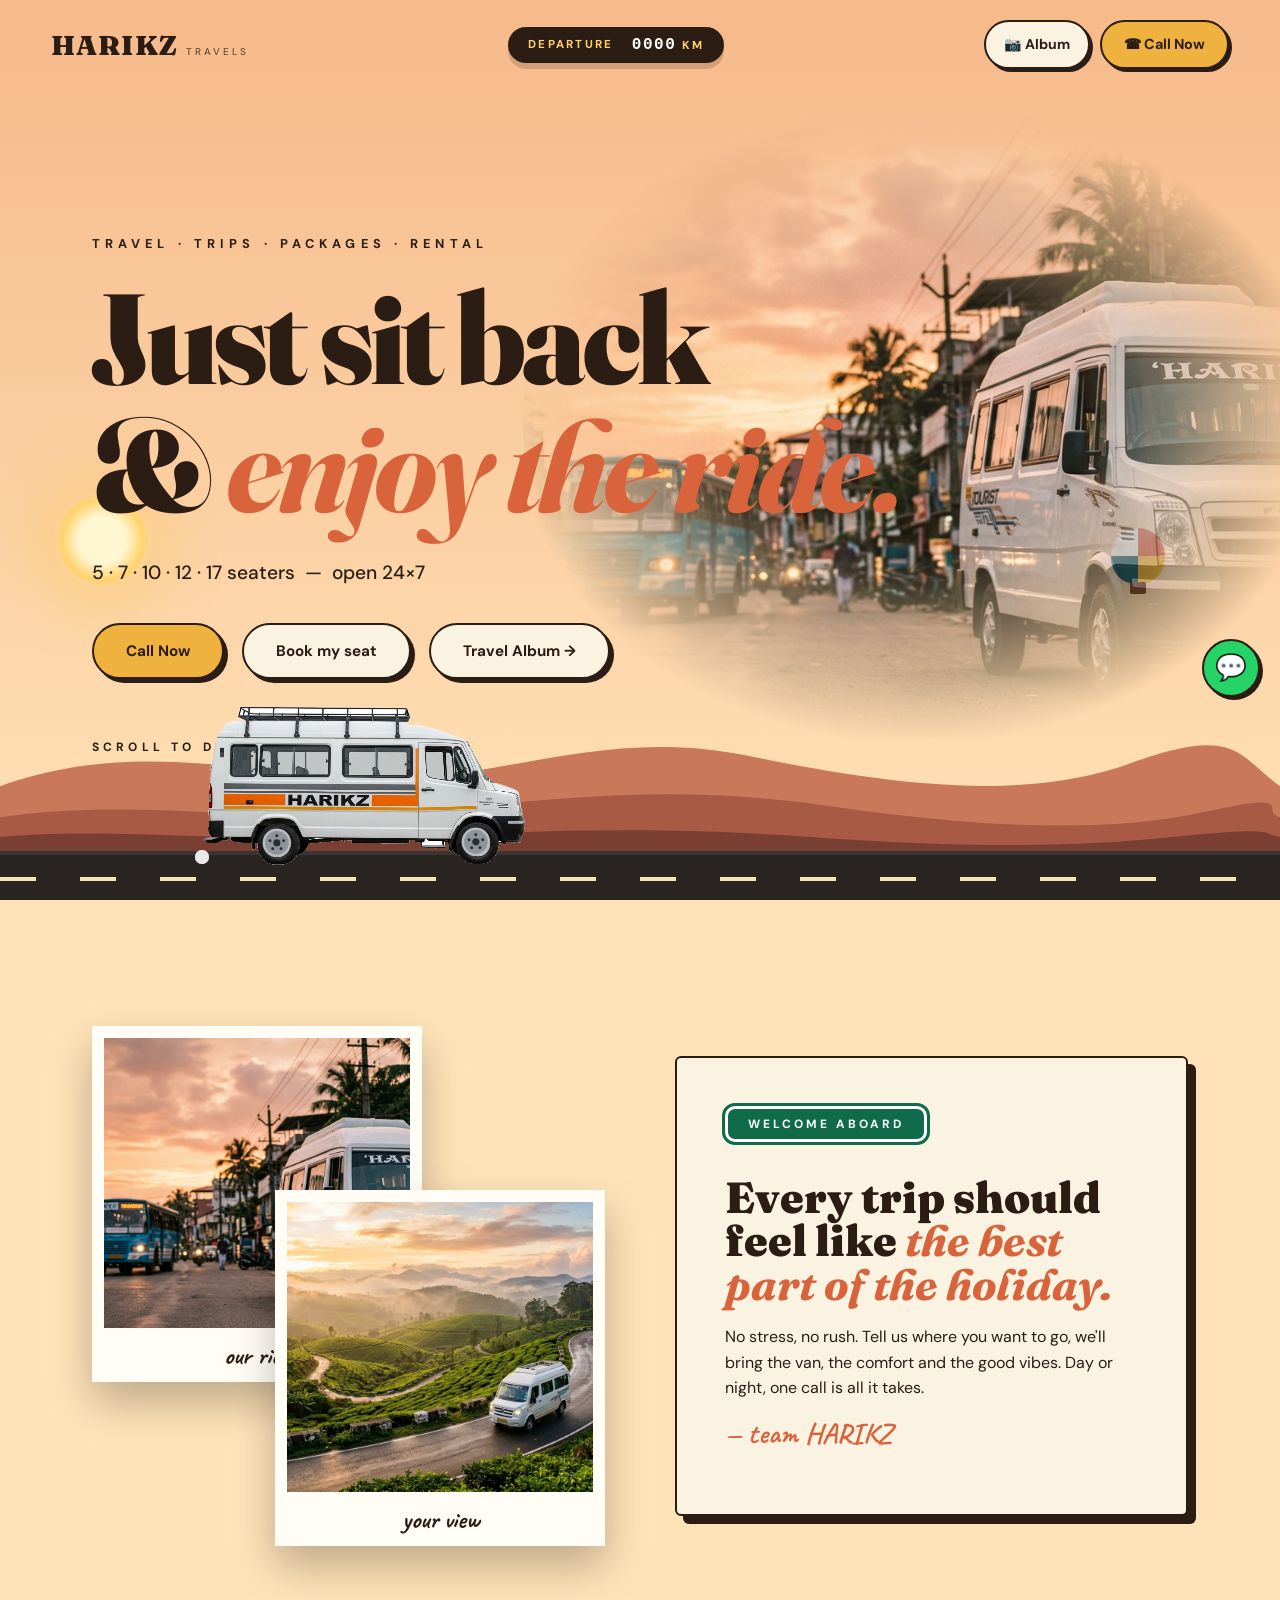
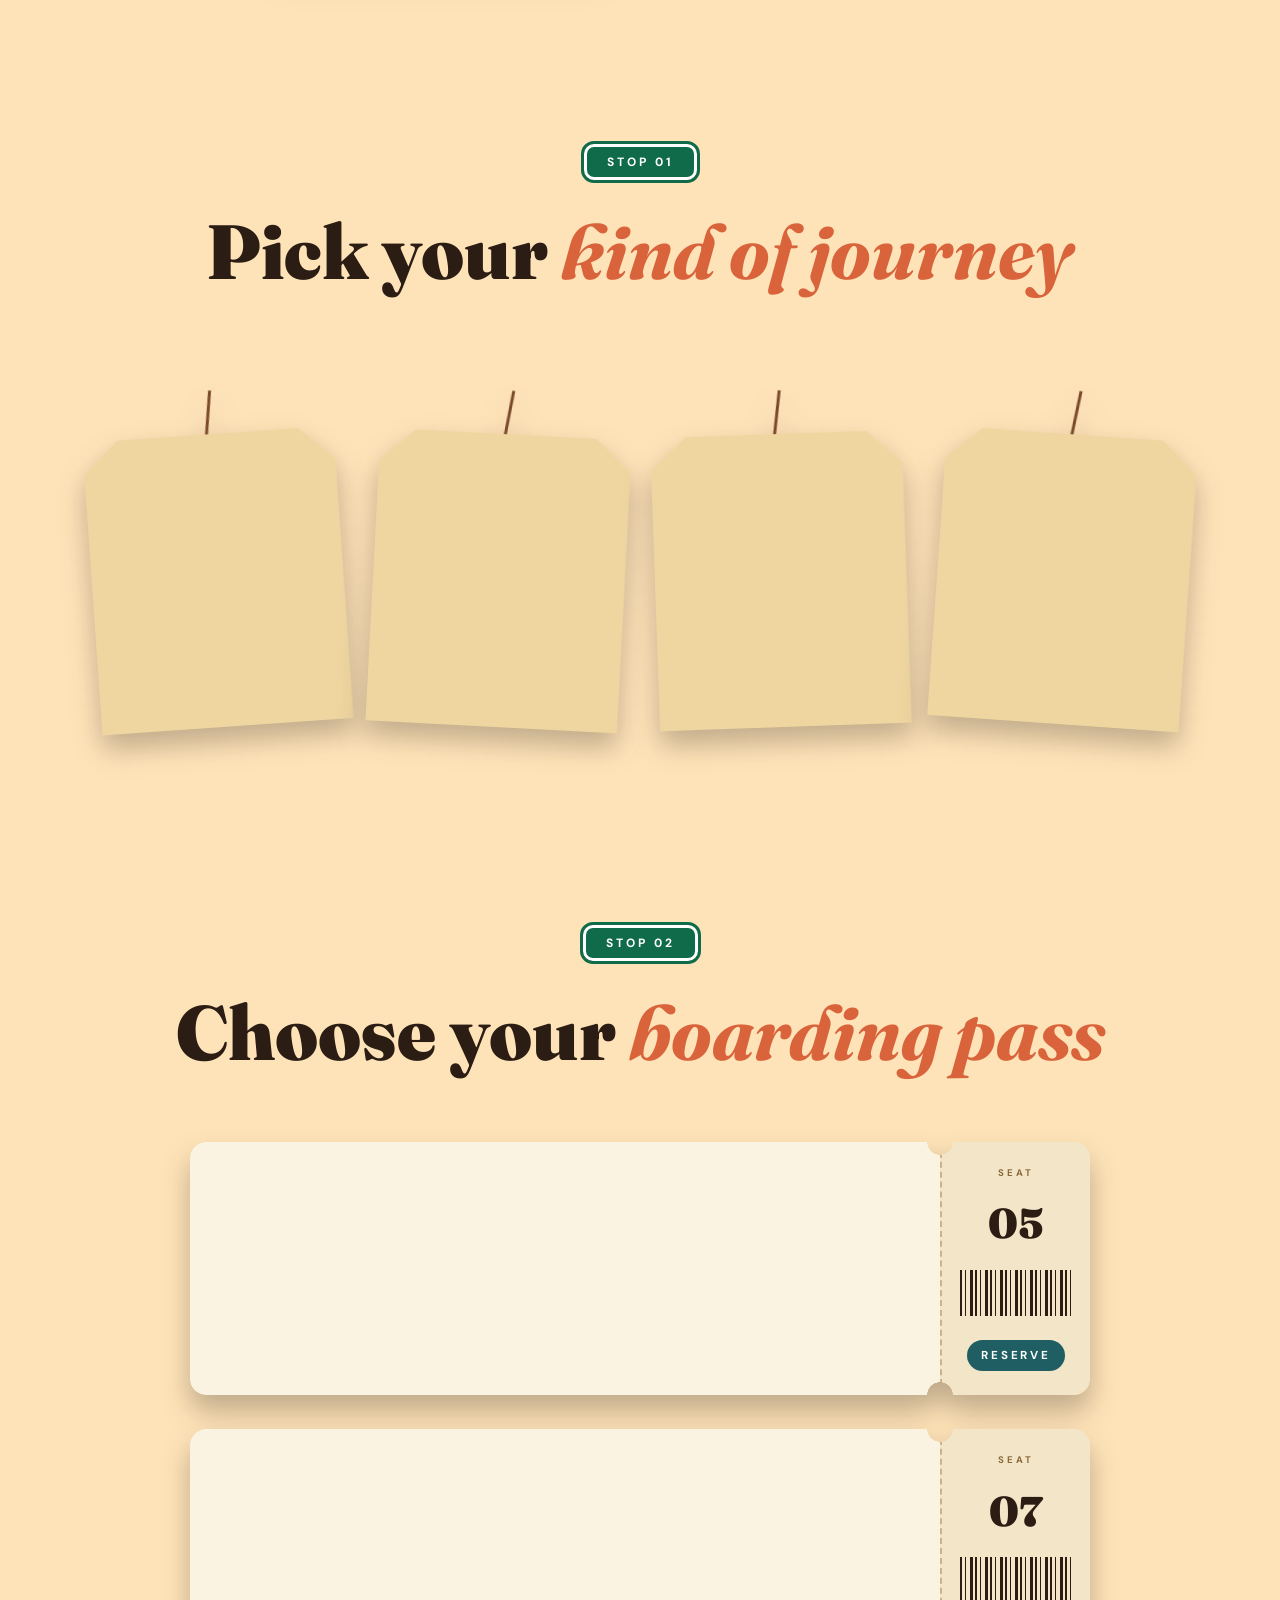
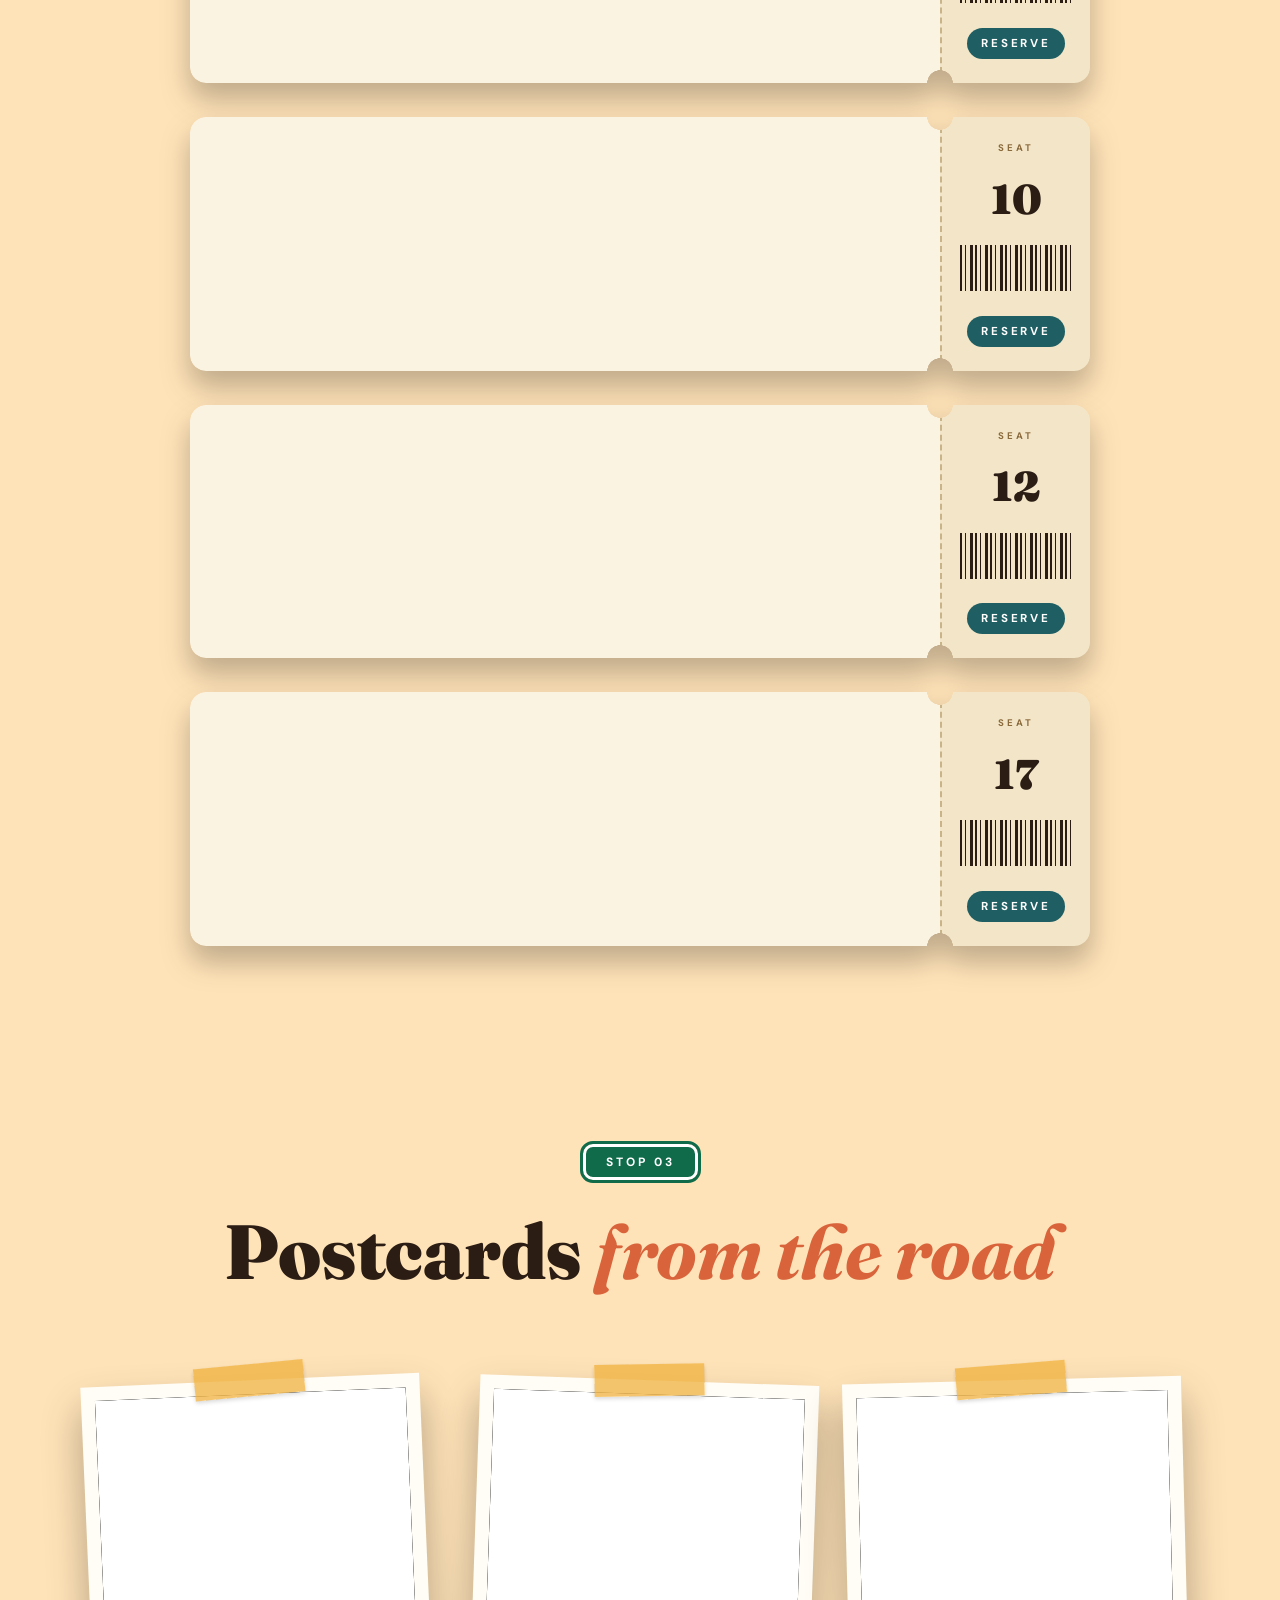
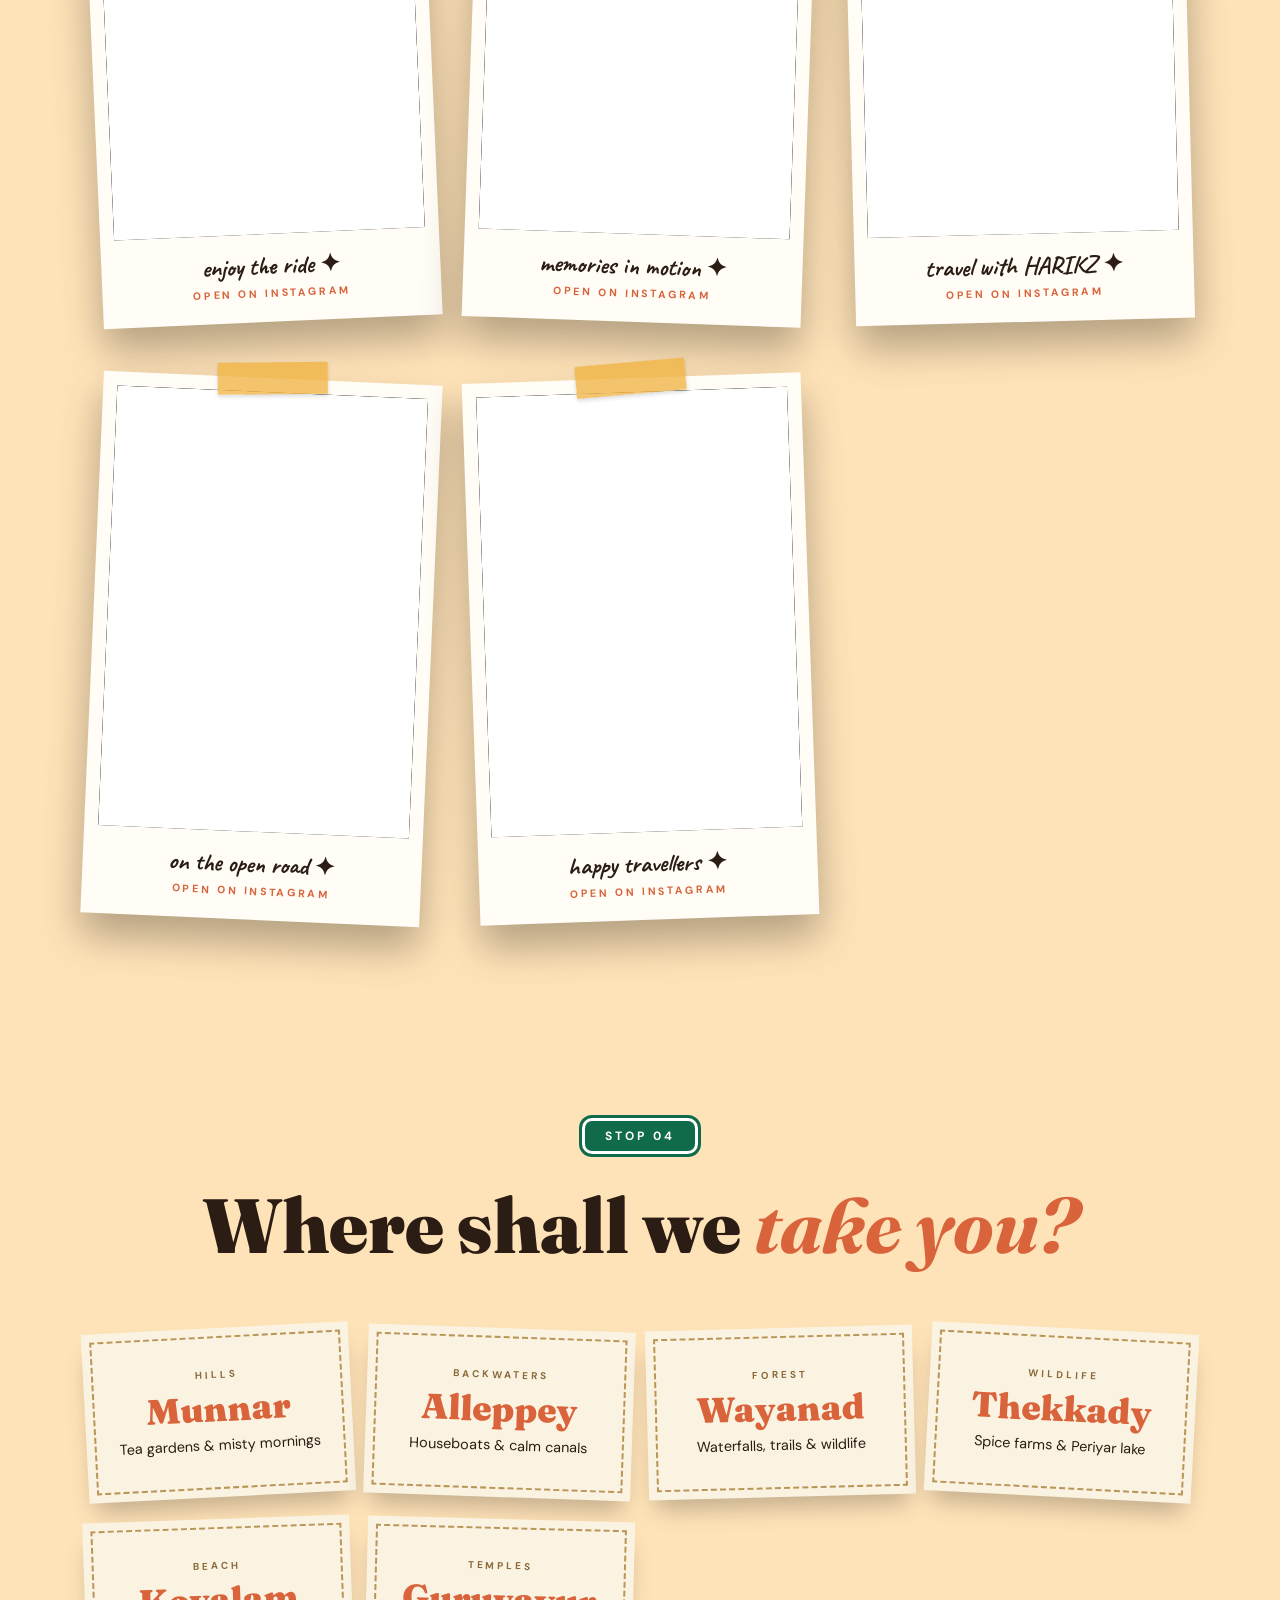
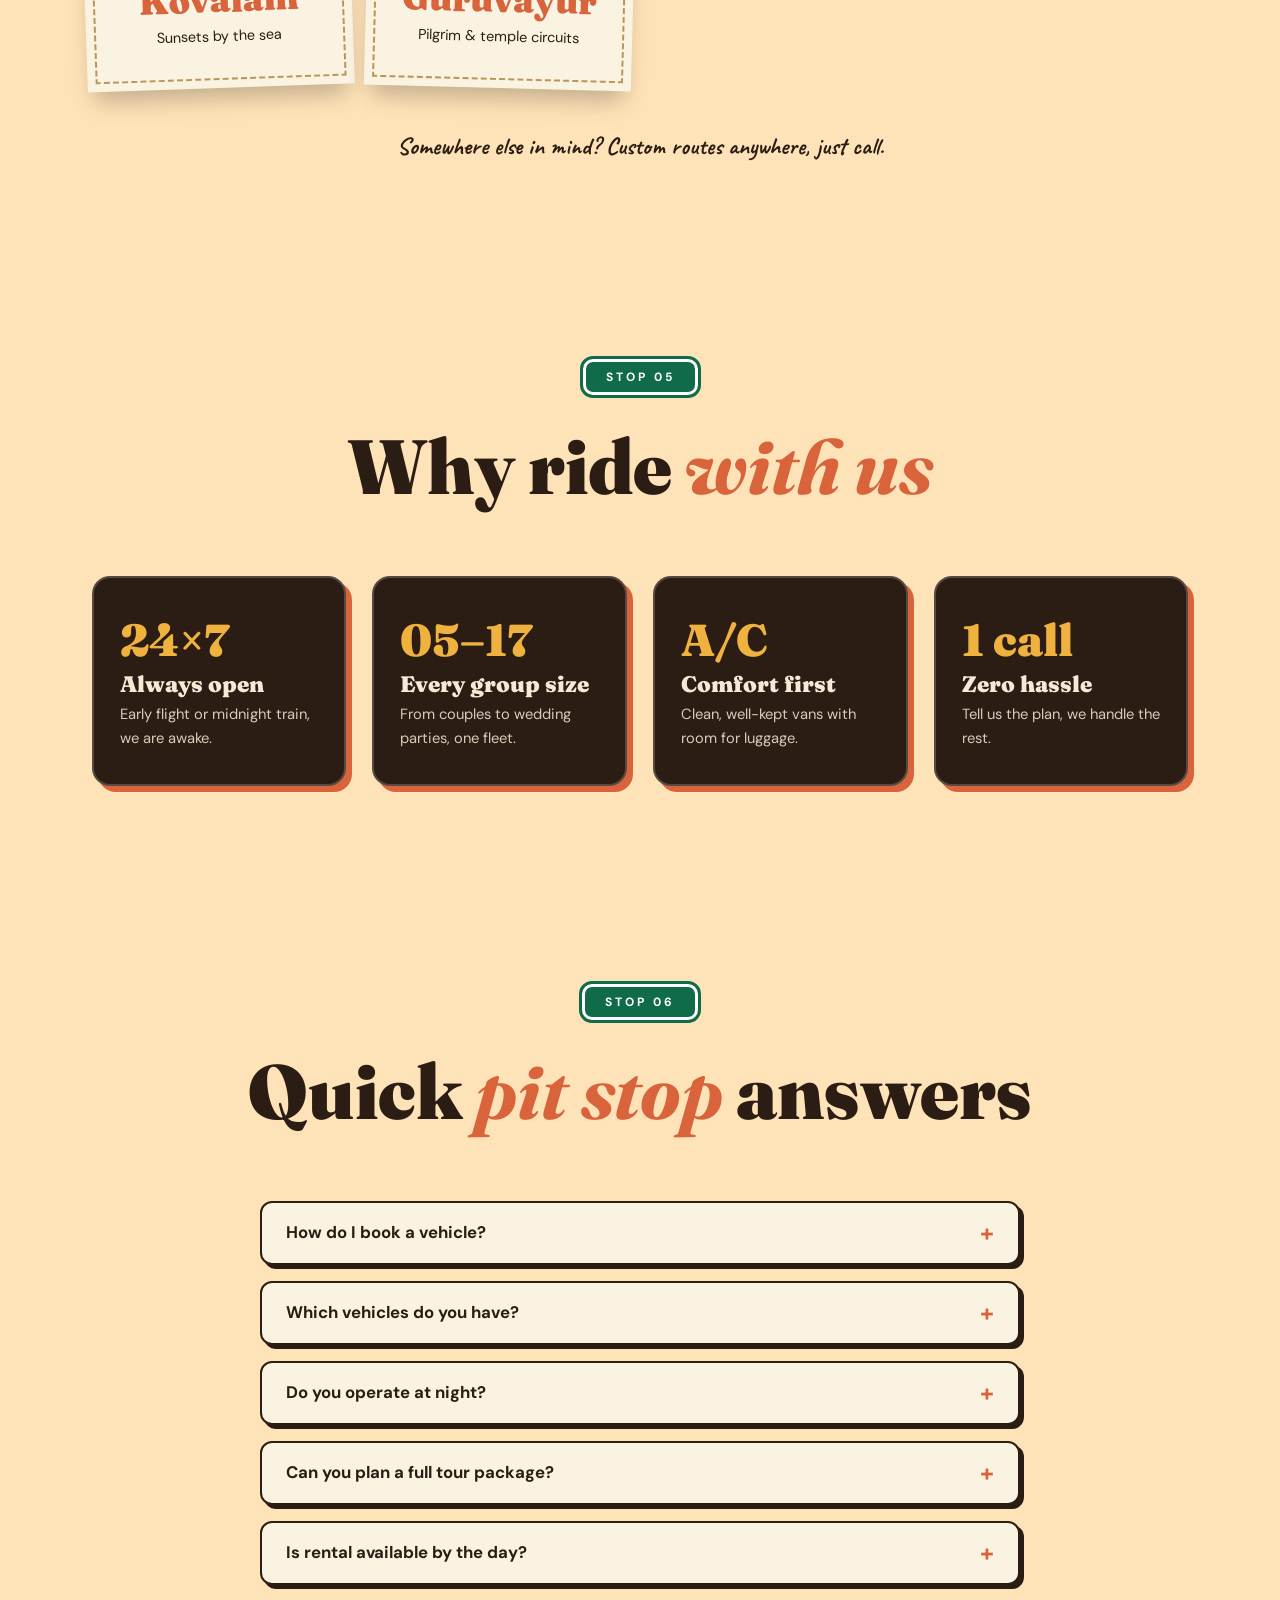
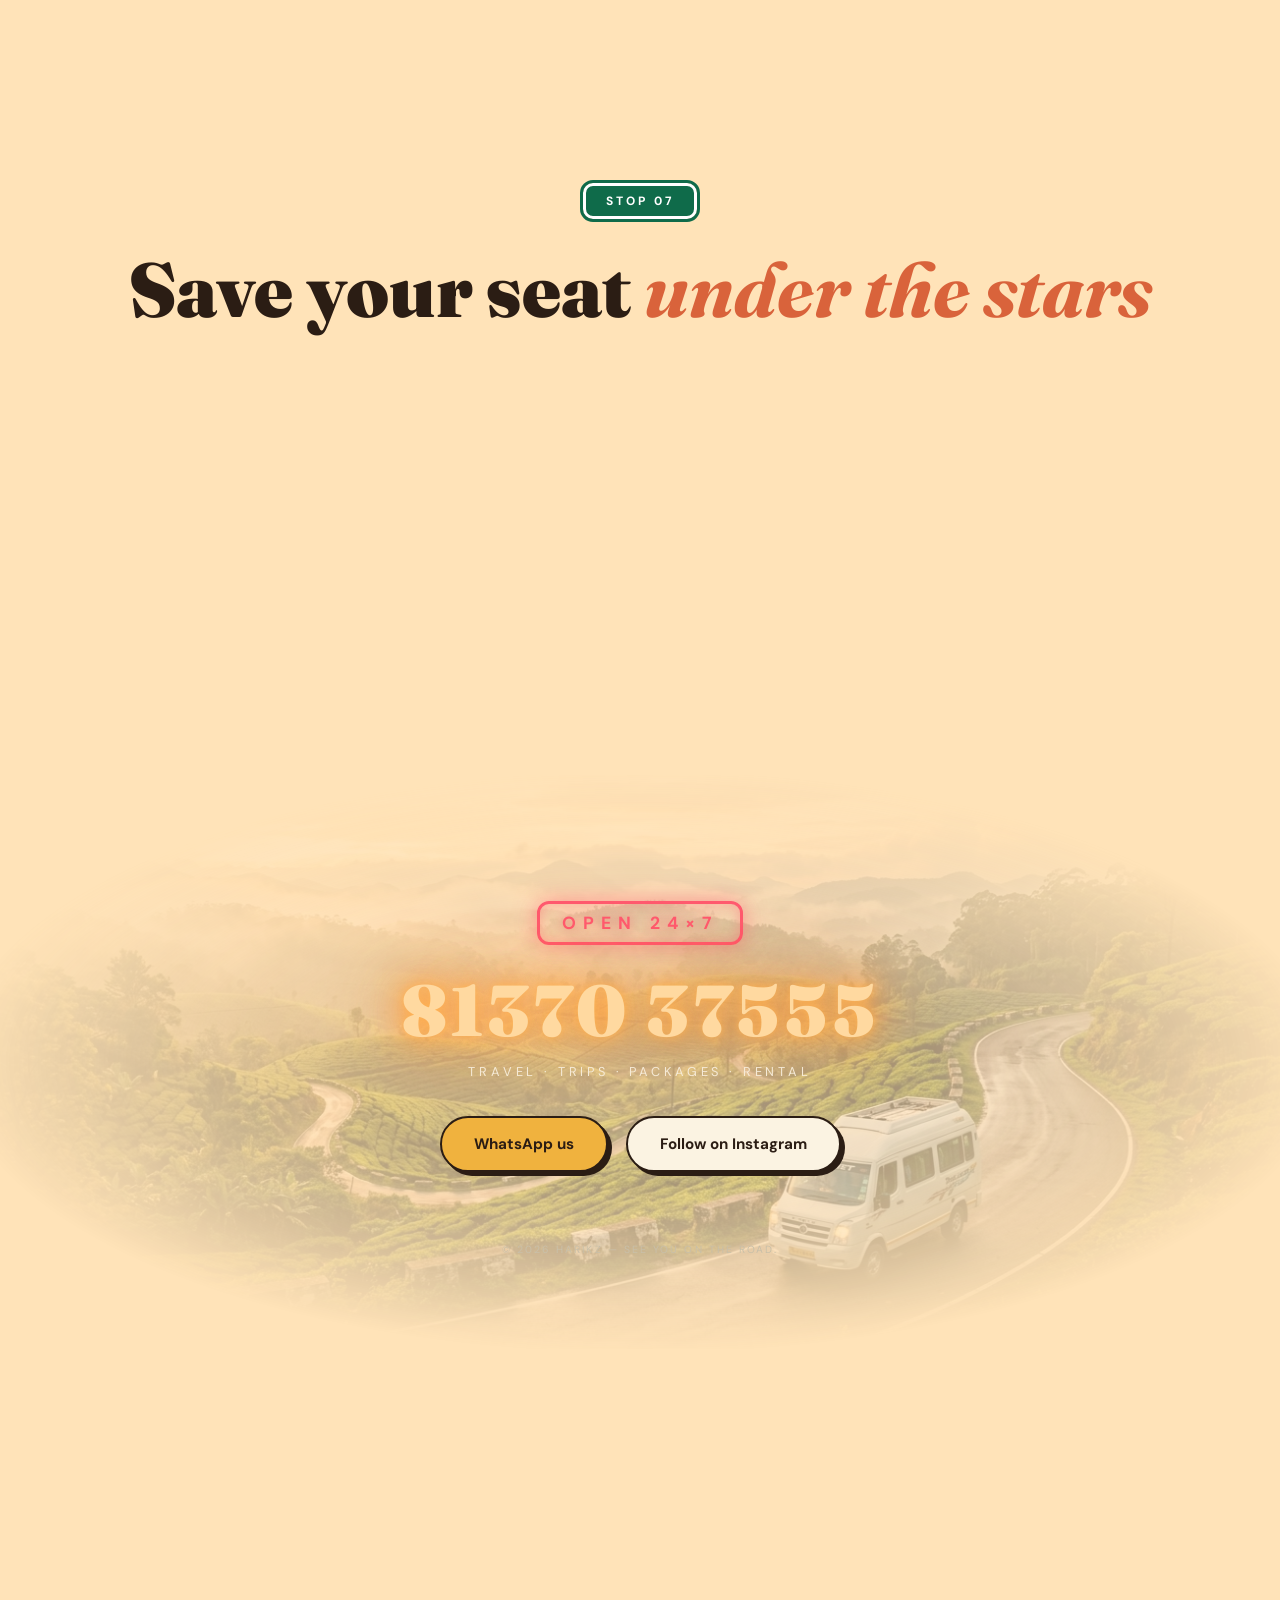
<file: index.html>
<!DOCTYPE html>
<html lang="en">
<head>
<meta charset="UTF-8">
<meta name="viewport" content="width=device-width, initial-scale=1.0, viewport-fit=cover">
<title>HARIKZ | Travel, Trips, Packages & Rental – Enjoy the Ride, 24x7</title>
<meta name="description" content="HARIKZ – travel, trips, packages and vehicle rental. 5, 7, 10, 12 and 17 seaters, 24x7. Scroll to take the ride. Call 8137037555.">
<link rel="preconnect" href="https://fonts.googleapis.com">
<link rel="preconnect" href="https://fonts.gstatic.com" crossorigin>
<link href="https://fonts.googleapis.com/css2?family=Fraunces:ital,opsz,wght@0,9..144,400;0,9..144,700;0,9..144,900;1,9..144,400;1,9..144,700&family=DM+Sans:wght@400;500;700&family=Caveat:wght@500;700&display=swap" rel="stylesheet">
<link rel="stylesheet" href="style.css">
</head>
<body>

<!-- LIVING SKY -->
<div id="sky"></div>
<div id="stars"></div>
<div id="sun"></div>
<div id="moon"></div>
<div id="clouds"><i></i><i></i><i></i></div>
<div id="flyers" aria-hidden="true">
  <div class="bird b1">⌣⌣</div><div class="bird b2">⌣⌣</div><div class="bird b3">⌣⌣</div>
  <div class="plane">✈<span></span></div>
  <div class="balloon"><i></i><b></b></div>
</div>
<div id="flies" aria-hidden="true"></div>
<div id="progress"></div>

<!-- TOP BAR + ODOMETER -->
<header class="top">
  <a href="#home" class="logo">HARIKZ<small>travels</small></a>
  <div class="hud" aria-hidden="true">
    <span class="hud-stop" id="hud-stop">Departure</span>
    <span class="hud-km"><b id="hud-km">0000</b> km</span>
  </div>
  <div class="top-actions">
    <a id="nav-album" class="albumpill" href="album/">📷 Album</a>
    <a id="nav-call" class="callpill" href="tel:+918137037555">☎ Call Now</a>
  </div>
</header>

<!-- THE ROAD (fixed, you are driving) -->
<div class="scene" aria-hidden="true">
  <div class="layer l1" id="l1"><svg viewBox="0 0 1200 200" preserveAspectRatio="none"><path d="M0 200V110C120 50 220 90 340 100S560 30 700 70 960 130 1060 80 1160 70 1200 110V200Z"/></svg><svg viewBox="0 0 1200 200" preserveAspectRatio="none"><path d="M0 200V110C120 50 220 90 340 100S560 30 700 70 960 130 1060 80 1160 70 1200 110V200Z"/></svg></div>
  <div class="layer l2" id="l2"><svg viewBox="0 0 1200 200" preserveAspectRatio="none"><path d="M0 200V130C140 90 260 150 400 120S640 70 780 110 1040 160 1130 120 1180 120 1200 130V200Z"/></svg><svg viewBox="0 0 1200 200" preserveAspectRatio="none"><path d="M0 200V130C140 90 260 150 400 120S640 70 780 110 1040 160 1130 120 1180 120 1200 130V200Z"/></svg></div>
  <div class="layer l3" id="l3"><svg viewBox="0 0 1200 200" preserveAspectRatio="none"><path d="M0 200V150C100 120 240 170 380 150S620 120 760 150 1000 180 1100 150 1180 140 1200 150V200Z"/></svg><svg viewBox="0 0 1200 200" preserveAspectRatio="none"><path d="M0 200V150C100 120 240 170 380 150S620 120 760 150 1000 180 1100 150 1180 140 1200 150V200Z"/></svg></div>
  <div class="road" id="road"></div>
  <div class="van" id="van">
    <div class="beam" id="beam"></div>
    <div class="lamp-glow" id="lamp"></div>
    <div class="road-light" id="roadlight"></div>
    <div class="puffs"><i></i><i></i><i></i></div>
    <canvas id="vanimg" width="1" height="1" role="img" aria-label="HARIKZ Force Traveller"></canvas>
    <div class="rim" id="w1" style="left:24.6%;top:82.4%"><svg viewBox="0 0 100 100"><circle cx="50" cy="50" r="48" fill="#b9bdc2"/><circle cx="50" cy="50" r="40" fill="#8f949a"/><g fill="#2a2d31"><circle cx="50" cy="50" r="12"/><circle cx="50" cy="26" r="5"/><circle cx="73" cy="43" r="5"/><circle cx="64" cy="70" r="5"/><circle cx="36" cy="70" r="5"/><circle cx="27" cy="43" r="5"/></g></svg></div>
    <div class="rim" id="w2" style="left:82.2%;top:82%"><svg viewBox="0 0 100 100"><circle cx="50" cy="50" r="48" fill="#b9bdc2"/><circle cx="50" cy="50" r="40" fill="#8f949a"/><g fill="#2a2d31"><circle cx="50" cy="50" r="12"/><circle cx="50" cy="26" r="5"/><circle cx="73" cy="43" r="5"/><circle cx="64" cy="70" r="5"/><circle cx="36" cy="70" r="5"/><circle cx="27" cy="43" r="5"/></g></svg></div>
  </div>
</div>

<main>

<!-- 00 DEPARTURE -->
<section class="stop hero" id="home" data-stop="Departure">
  <p class="hello rv">Travel · Trips · Packages · Rental</p>
  <h1 class="rv">Just sit back<br>&amp; <em>enjoy the ride.</em></h1>
  <p class="hero-sub rv">5 · 7 · 10 · 12 · 17 seaters &nbsp;—&nbsp; open 24×7</p>
  <div class="cta rv">
    <a id="hero-call" class="btn" href="tel:+918137037555">Call Now</a>
    <a id="hero-reserve" class="btn alt" href="#reserve">Book my seat</a>
    <a id="hero-album" class="btn alt" href="album/">Travel Album →</a>
  </div>
  <p class="drive">scroll to drive <span>→</span></p>
</section>

<!-- 01 WELCOME ABOARD -->
<section class="stop board" id="welcome" data-stop="Boarding">
  <div class="polas">
    <figure class="pola p1 rv"><img src="hero.jpg" alt="HARIKZ Force Traveller van at sunset"><figcaption>our ride</figcaption></figure>
    <figure class="pola p2 rv"><img src="hills.jpg" alt="Van on a misty hill road"><figcaption>your view</figcaption></figure>
  </div>
  <div class="note rv">
    <span class="sign">Welcome aboard</span>
    <h2>Every trip should feel like <em>the best part of the holiday.</em></h2>
    <p>No stress, no rush. Tell us where you want to go, we'll bring the van, the comfort and the good vibes. Day or night, one call is all it takes.</p>
    <p class="hand">— team HARIKZ</p>
  </div>
</section>

<!-- 02 SERVICES -->
<section class="stop services" id="services" data-stop="Services">
  <div class="shead rv"><span class="sign">Stop 01</span><h2>Pick your <em>kind of journey</em></h2></div>
  <div class="tags">
    <div class="tagw t1 rv"><div class="tag"><small>TAG Nº 01</small><h3>Travel</h3><p>Airport, railway and outstation transfers, always on time.</p><span>→ HARIKZ</span></div></div>
    <div class="tagw t2 rv"><div class="tag"><small>TAG Nº 02</small><h3>Trips</h3><p>Family, friends and group trips to hills, beaches and temples.</p><span>→ HARIKZ</span></div></div>
    <div class="tagw t3 rv"><div class="tag"><small>TAG Nº 03</small><h3>Packages</h3><p>Hassle-free tour packages planned around your budget.</p><span>→ HARIKZ</span></div></div>
    <div class="tagw t4 rv"><div class="tag"><small>TAG Nº 04</small><h3>Rental</h3><p>Vehicles on rent by the day, trip or week.</p><span>→ HARIKZ</span></div></div>
  </div>
</section>

<!-- 03 FLEET -->
<section class="stop fleet" id="fleet" data-stop="The Fleet">
  <div class="shead rv"><span class="sign">Stop 02</span><h2>Choose your <em>boarding pass</em></h2></div>
  <ul class="passes">
    <li class="rv" style="--r:-1.2deg"><div class="pass"><div class="pl"><small>HARIKZ · BOARDING PASS</small><div class="seatbig"><b>05</b><span>seater</span></div><p>Couples &amp; small families</p><div class="route"><span>FROM <b>Anywhere</b></span><i>→</i><span>TO <b>Anywhere</b></span></div></div><div class="ps"><small>SEAT</small><b>05</b><div class="bar"></div><a href="#reserve">Reserve</a></div></div></li>
    <li class="rv" style="--r:1deg"><div class="pass"><div class="pl"><small>HARIKZ · BOARDING PASS</small><div class="seatbig"><b>07</b><span>seater</span></div><p>Family trips</p><div class="route"><span>FROM <b>Anywhere</b></span><i>→</i><span>TO <b>Anywhere</b></span></div></div><div class="ps"><small>SEAT</small><b>07</b><div class="bar"></div><a href="#reserve">Reserve</a></div></div></li>
    <li class="rv" style="--r:-.8deg"><div class="pass"><div class="pl"><small>HARIKZ · BOARDING PASS</small><div class="seatbig"><b>10</b><span>seater</span></div><p>Friends &amp; mid-size groups</p><div class="route"><span>FROM <b>Anywhere</b></span><i>→</i><span>TO <b>Anywhere</b></span></div></div><div class="ps"><small>SEAT</small><b>10</b><div class="bar"></div><a href="#reserve">Reserve</a></div></div></li>
    <li class="rv" style="--r:1.2deg"><div class="pass"><div class="pl"><small>HARIKZ · BOARDING PASS</small><div class="seatbig"><b>12</b><span>seater</span></div><p>Group tours</p><div class="route"><span>FROM <b>Anywhere</b></span><i>→</i><span>TO <b>Anywhere</b></span></div></div><div class="ps"><small>SEAT</small><b>12</b><div class="bar"></div><a href="#reserve">Reserve</a></div></div></li>
    <li class="rv" style="--r:-1deg"><div class="pass"><div class="pl"><small>HARIKZ · BOARDING PASS</small><div class="seatbig"><b>17</b><span>seater</span></div><p>Weddings, events &amp; big groups</p><div class="route"><span>FROM <b>Anywhere</b></span><i>→</i><span>TO <b>Anywhere</b></span></div></div><div class="ps"><small>SEAT</small><b>17</b><div class="bar"></div><a href="#reserve">Reserve</a></div></div></li>
  </ul>
</section>

<!-- 04 POSTCARDS -->
<section class="stop cards" id="postcards" data-stop="Postcards">
  <div class="shead rv"><span class="sign">Stop 03</span><h2>Postcards <em>from the road</em></h2></div>
  <div class="pcs">
    <figure class="pc rv" style="--r:-2.5deg"><span class="tape"></span><div class="pcf"><iframe id="reel-embed-1" title="HARIKZ Instagram reel 1" src="https://www.instagram.com/reel/DWi8l3WEc4W/embed" loading="lazy" allowfullscreen></iframe></div><figcaption>enjoy the ride ✦ <a id="reel-link-1" href="https://www.instagram.com/reel/DWi8l3WEc4W/" target="_blank" rel="noopener">open on Instagram</a></figcaption></figure>
    <figure class="pc rv" style="--r:2deg"><span class="tape"></span><div class="pcf"><iframe id="reel-embed-2" title="HARIKZ Instagram reel 2" src="https://www.instagram.com/reel/DSxfu3pkrwx/embed" loading="lazy" allowfullscreen></iframe></div><figcaption>memories in motion ✦ <a id="reel-link-2" href="https://www.instagram.com/reel/DSxfu3pkrwx/" target="_blank" rel="noopener">open on Instagram</a></figcaption></figure>
    <figure class="pc rv" style="--r:-1.5deg"><span class="tape"></span><div class="pcf"><iframe id="post-embed" title="HARIKZ Instagram post" src="https://www.instagram.com/p/DdNlVB4ooAG/embed" loading="lazy" allowfullscreen></iframe></div><figcaption>travel with HARIKZ ✦ <a id="post-link" href="https://www.instagram.com/p/DdNlVB4ooAG/" target="_blank" rel="noopener">open on Instagram</a></figcaption></figure>
    <figure class="pc rv" style="--r:2.5deg"><span class="tape"></span><div class="pcf"><iframe id="reel-embed-3" title="HARIKZ Instagram reel 3" src="https://www.instagram.com/reel/DYMjRzhSxW_/embed" loading="lazy" allowfullscreen></iframe></div><figcaption>on the open road ✦ <a id="reel-link-3" href="https://www.instagram.com/reel/DYMjRzhSxW_/" target="_blank" rel="noopener">open on Instagram</a></figcaption></figure>
    <figure class="pc rv" style="--r:-2deg"><span class="tape"></span><div class="pcf"><iframe id="post-embed-2" title="HARIKZ Instagram post 2" src="https://www.instagram.com/p/DV8z0t1keww/embed" loading="lazy" allowfullscreen></iframe></div><figcaption>happy travellers ✦ <a id="post-link-2" href="https://www.instagram.com/p/DV8z0t1keww/" target="_blank" rel="noopener">open on Instagram</a></figcaption></figure>
  </div>
</section>

<!-- 04b DESTINATIONS -->
<section class="stop dest" id="destinations" data-stop="Destinations">
  <div class="shead rv"><span class="sign">Stop 04</span><h2>Where shall we <em>take you?</em></h2></div>
  <div class="stamps">
    <a class="stamp rv" href="#reserve" style="--r:-3deg"><small>HILLS</small><h3>Munnar</h3><p>Tea gardens &amp; misty mornings</p></a>
    <a class="stamp rv" href="#reserve" style="--r:2deg"><small>BACKWATERS</small><h3>Alleppey</h3><p>Houseboats &amp; calm canals</p></a>
    <a class="stamp rv" href="#reserve" style="--r:-1.5deg"><small>FOREST</small><h3>Wayanad</h3><p>Waterfalls, trails &amp; wildlife</p></a>
    <a class="stamp rv" href="#reserve" style="--r:3deg"><small>WILDLIFE</small><h3>Thekkady</h3><p>Spice farms &amp; Periyar lake</p></a>
    <a class="stamp rv" href="#reserve" style="--r:-2deg"><small>BEACH</small><h3>Kovalam</h3><p>Sunsets by the sea</p></a>
    <a class="stamp rv" href="#reserve" style="--r:1.5deg"><small>TEMPLES</small><h3>Guruvayur</h3><p>Pilgrim &amp; temple circuits</p></a>
  </div>
  <p class="fine rv">Somewhere else in mind? Custom routes anywhere, just call.</p>
</section>

<!-- 04c WHY HARIKZ -->
<section class="stop why" id="why" data-stop="Why HARIKZ">
  <div class="shead rv"><span class="sign">Stop 05</span><h2>Why ride <em>with us</em></h2></div>
  <div class="perks">
    <div class="perk rv"><b>24×7</b><h3>Always open</h3><p>Early flight or midnight train, we are awake.</p></div>
    <div class="perk rv"><b>05–17</b><h3>Every group size</h3><p>From couples to wedding parties, one fleet.</p></div>
    <div class="perk rv"><b>A/C</b><h3>Comfort first</h3><p>Clean, well-kept vans with room for luggage.</p></div>
    <div class="perk rv"><b>1 call</b><h3>Zero hassle</h3><p>Tell us the plan, we handle the rest.</p></div>
  </div>
</section>

<!-- 04d FAQ -->
<section class="stop faq" id="faq" data-stop="Good to know">
  <div class="shead rv"><span class="sign">Stop 06</span><h2>Quick <em>pit stop</em> answers</h2></div>
  <div class="qa">
    <details class="rv"><summary>How do I book a vehicle?</summary><p>Call or WhatsApp 8137037555, or fill in the reservation pass below and we will confirm on WhatsApp.</p></details>
    <details class="rv"><summary>Which vehicles do you have?</summary><p>5, 7, 10, 12 and 17 seaters, suited to everything from couples to large groups.</p></details>
    <details class="rv"><summary>Do you operate at night?</summary><p>Yes, HARIKZ is open 24×7 for transfers, trips and rentals.</p></details>
    <details class="rv"><summary>Can you plan a full tour package?</summary><p>Absolutely. Share your dates, budget and group size and we will plan the route with you.</p></details>
    <details class="rv"><summary>Is rental available by the day?</summary><p>Yes, by the day, per trip or by the week.</p></details>
  </div>
</section>

<!-- 05 NIGHT STOP / RESERVE -->
<section class="stop reserve" id="reserve" data-stop="Night Stop">
  <div class="shead rv"><span class="sign">Stop 07</span><h2>Save your seat <em>under the stars</em></h2></div>
  <form id="booking-form" class="pass formpass rv">
    <div class="pl formgrid">
      <small>HARIKZ · RESERVATION</small>
      <label>Passenger<input id="b-name" placeholder="Your name" required></label>
      <label>From → To<input id="b-place" placeholder="Pickup → Destination" required></label>
      <label>Date<input id="b-date" type="date" required></label>
      <label>Vehicle<select id="b-seat"><option>5 seater</option><option>7 seater</option><option>10 seater</option><option>12 seater</option><option>17 seater</option></select></label>
    </div>
    <div class="ps"><small>CONFIRM</small><div class="bar"></div><button id="b-submit" class="btn" type="submit">Send on WhatsApp</button></div>
  </form>
</section>

<!-- 06 THE SIGN -->
<section class="stop final" id="contact" data-stop="Journey's End">
  <div class="open rv">OPEN 24×7</div>
  <a id="contact-call" class="neon rv" href="tel:+918137037555">81370 37555</a>
  <p class="rv">Travel · Trips · Packages · Rental</p>
  <div class="cta rv">
    <a id="contact-wa" class="btn" href="https://wa.me/918137037555" target="_blank" rel="noopener">WhatsApp us</a>
    <a id="contact-ig" class="btn alt" href="https://www.instagram.com/p/DdNlVB4ooAG/" target="_blank" rel="noopener">Follow on Instagram</a>
  </div>
  <small class="copy">© 2026 HARIKZ — see you on the road.</small>
</section>
</main>

<a id="float-wa" class="fwa" href="https://wa.me/918137037555" target="_blank" rel="noopener" aria-label="Chat on WhatsApp">💬</a>
<script src="script.js"></script>
</body>
</html>
</file>
<file: style.css>
:root{
  --sky1:#f6b98a;--sky2:#ffe3b8;--ink:#2b1d14;--h1:#c9785a;--h2:#a85a45;--h3:#7a3f33;
  --paper:#fbf3e2;--kraft:#efd6a0;--dk:#2b1d14;--terra:#d9633b;--mustard:#f0b23e;--teal:#1f5f63;
  --sceneH:21vh
}
*{box-sizing:border-box;margin:0;padding:0}
html{scroll-behavior:smooth}
body{font-family:'DM Sans',sans-serif;color:var(--ink);background:var(--sky2);overflow-x:hidden;line-height:1.6}
h1,h2,h3{font-family:'Fraunces',serif;font-weight:900;line-height:1}
em{font-style:italic;font-weight:700;color:var(--terra)}
a{color:inherit}

/* ---- LIVING SKY ---- */
#sky{position:fixed;inset:0;z-index:0;background:linear-gradient(var(--sky1),var(--sky2))}
#stars{position:fixed;inset:0;z-index:1;opacity:0;pointer-events:none}
#stars i{position:absolute;width:2px;height:2px;border-radius:50%;background:#fff;animation:tw 3s infinite}
@keyframes tw{50%{opacity:.2}}
#sun,#moon{position:fixed;z-index:1;border-radius:50%;pointer-events:none;transform:translate(-50%,-50%)}
#sun{width:96px;height:96px;background:radial-gradient(circle,#fff6d2 0 35%,#ffd36b 60%,rgba(255,200,90,0) 72%);box-shadow:0 0 90px 40px rgba(255,200,100,.45)}
#moon{width:70px;height:70px;background:radial-gradient(circle at 35% 35%,#fffdf0,#e5e2c8 70%);box-shadow:0 0 70px 20px rgba(220,225,255,.35);opacity:0}
#clouds{position:fixed;inset:0;z-index:1;pointer-events:none;transition:opacity .3s}
#clouds i{position:absolute;height:44px;width:150px;border-radius:50px;background:rgba(255,255,255,.85);filter:blur(1px);animation:cl 80s linear infinite}
#clouds i::before,#clouds i::after{content:"";position:absolute;background:inherit;border-radius:50%}
#clouds i::before{width:60px;height:60px;top:-26px;left:24px}#clouds i::after{width:44px;height:44px;top:-18px;right:24px}
#clouds i:nth-child(1){top:14%;left:-200px}
#clouds i:nth-child(2){top:28%;left:-200px;animation-delay:-30s;transform:scale(.7)}
#clouds i:nth-child(3){top:9%;left:-200px;animation-delay:-55s;transform:scale(1.2)}
@keyframes cl{to{transform:translateX(130vw)}}

/* ---- TOP BAR ---- */
.top{position:fixed;inset:0 0 auto 0;z-index:40;display:flex;align-items:center;justify-content:space-between;padding:20px 4vw;pointer-events:none}
.top>*{pointer-events:auto}
.logo{font:900 1.7rem 'Fraunces',serif;text-decoration:none;color:var(--ink);letter-spacing:.04em;display:flex;align-items:baseline;gap:8px;transition:color .3s}
.logo small{font:500 .62rem 'DM Sans';letter-spacing:.3em;text-transform:uppercase;opacity:.7}
.hud{display:flex;gap:18px;align-items:center;background:var(--dk);color:#ffd36b;padding:9px 20px;border-radius:50px;font:700 .72rem 'DM Sans';letter-spacing:.2em;text-transform:uppercase;box-shadow:0 6px 0 rgba(0,0,0,.15)}
.hud-km b{font:700 1rem monospace;color:#fff;letter-spacing:.1em}
.top-actions{display:flex;align-items:center;gap:10px;flex-shrink:0}
.albumpill{background:var(--paper);color:var(--dk);padding:11px 18px;border-radius:50px;font-weight:700;text-decoration:none;border:2px solid var(--dk);box-shadow:3px 3px 0 var(--dk);transition:.25s;font-size:.88rem;white-space:nowrap}
.albumpill:hover{transform:translate(-2px,-2px);box-shadow:5px 5px 0 var(--dk);background:#fff}
.callpill{background:var(--mustard);color:var(--dk);padding:11px 22px;border-radius:50px;font-weight:700;text-decoration:none;border:2px solid var(--dk);box-shadow:3px 3px 0 var(--dk);transition:.25s;font-size:.9rem;white-space:nowrap}
.callpill:hover{transform:translate(-2px,-2px);box-shadow:5px 5px 0 var(--dk)}

/* ---- THE ROAD ---- */
.scene{position:fixed;left:0;right:0;bottom:0;height:var(--sceneH);z-index:30;pointer-events:none}
.layer{position:absolute;left:0;bottom:5vh;width:200%;display:flex;will-change:transform}
.layer svg{width:50%;height:100%;display:block}
.l1{height:17vh;color:var(--h1)}.l2{height:12vh;color:var(--h2)}.l3{height:8vh;color:var(--h3)}
.layer path{fill:currentColor}
.road{position:absolute;left:0;right:0;bottom:0;height:5.4vh;background:#2a2523;border-top:4px solid #3b3532}
.road::after{content:"";position:absolute;left:0;right:0;top:48%;height:4px;background:repeating-linear-gradient(90deg,#f5e6b8 0 36px,transparent 36px 80px);background-position-x:var(--rx,0)}
.van{position:absolute;left:15vw;bottom:2.6vh;width:clamp(210px,27vw,420px);animation:bob .9s ease-in-out infinite alternate;filter:drop-shadow(0 10px 8px rgba(0,0,0,.35))}
@keyframes bob{to{transform:translateY(-3px)}}
.van canvas{display:block;width:100%;height:auto}
.rim{position:absolute;width:8.6%;aspect-ratio:1;margin:-4.3% 0 0 -4.3%;border-radius:50%;overflow:hidden}.rim svg{display:block;width:100%;height:100%}
.wheel{transform-box:fill-box;transform-origin:center}

/* Real Headlight Beam - Originates directly from the glowing headlight lamp of the Force Traveller */
.van .beam{
  position:absolute;
  left:95.5%;
  top:58.5%;
  transform-origin:0% 50%;
  transform:translateY(-50%) rotate(3.5deg);
  width:clamp(180px,38vw,440px);
  height:clamp(60px,14vw,120px);
  background:radial-gradient(ellipse at 0% 50%, rgba(255,255,240,0.95) 0%, rgba(255,240,150,0.6) 12%, rgba(255,225,110,0.25) 35%, rgba(255,210,80,0.06) 55%, transparent 72%);
  clip-path:polygon(0% 48%, 100% 5%, 100% 95%, 0% 52%);
  -webkit-mask-image:linear-gradient(90deg, #000 0%, #000 30%, rgba(0,0,0,0.4) 55%, transparent 75%);
  mask-image:linear-gradient(90deg, #000 0%, #000 30%, rgba(0,0,0,0.4) 55%, transparent 75%);
  filter:blur(2.5px);
  opacity:0;
  transition:opacity .4s ease-out;
  pointer-events:none;
  z-index:4;
}

/* Headlight Lamp Bulb Glow - Positioned right over the physical Traveller headlight */
.van .lamp-glow{
  position:absolute;
  left:94.8%;
  top:57.2%;
  width:3.2%;
  aspect-ratio:1;
  border-radius:50%;
  background:radial-gradient(circle,#ffffff 30%,#fff4b8 65%,rgba(255,230,120,0) 100%);
  box-shadow:0 0 16px 8px rgba(255,245,170,.95),0 0 36px 16px rgba(255,215,90,.6);
  opacity:0;
  transition:opacity .4s ease-out;
  pointer-events:none;
  z-index:6;
}

/* Road Surface Illumination Pool */
.van .road-light{
  position:absolute;
  left:96%;
  top:84%;
  width:clamp(120px,30vw,300px);
  height:22%;
  border-radius:50%;
  background:radial-gradient(ellipse at 35% 50%,rgba(255,245,170,.6) 0%,rgba(255,225,120,.22) 45%,transparent 75%);
  filter:blur(6px);
  opacity:0;
  transition:opacity .4s ease-out;
  pointer-events:none;
  z-index:2;
}

/* Traveller photo backdrops */
.hero::before,.final::before{content:"";position:absolute;z-index:-1;pointer-events:none;background-size:cover;background-position:center;-webkit-mask-image:radial-gradient(ellipse at center,#000 30%,transparent 72%);mask-image:radial-gradient(ellipse at center,#000 30%,transparent 72%)}
.hero::before{right:-4vw;top:12vh;width:62vw;height:70vh;background-image:url(hero.jpg);opacity:.9;animation:kb 18s ease-in-out infinite alternate}
.final::before{inset:0 -4vw;background-image:url(hills.jpg);opacity:.35}
@keyframes kb{to{transform:scale(1.07) translateX(-12px)}}

/* ---- CONTENT ---- */
main{position:relative;z-index:10;padding-bottom:30vh}
.stop{position:relative;padding:14vh 6vw 8vh;max-width:1250px;margin:auto}
.rv{opacity:0;transform:translateY(46px);transition:opacity 1s,transform 1s cubic-bezier(.2,.8,.2,1)}
.rv.on{opacity:1;transform:none}
.btn{display:inline-block;background:var(--mustard);color:var(--dk);font:700 .95rem 'DM Sans';padding:16px 32px;border-radius:50px;border:2px solid var(--dk);box-shadow:4px 4px 0 var(--dk);text-decoration:none;cursor:pointer;transition:.25s}
.btn:hover{transform:translate(-3px,-3px);box-shadow:7px 7px 0 var(--dk)}
.btn.alt{background:var(--paper)}
.cta{display:flex;gap:18px;flex-wrap:wrap}
.sign{display:inline-block;background:#0f6b4a;color:#fff;border:3px solid #fff;outline:3px solid #0f6b4a;border-radius:10px;padding:7px 20px;font:700 .75rem 'DM Sans';letter-spacing:.25em;text-transform:uppercase;margin-bottom:26px}
.shead{text-align:center;margin-bottom:70px}
.shead h2{font-size:clamp(2.4rem,6vw,4.8rem);color:var(--ink);transition:color .3s}

/* hero */
.hero{min-height:100vh;display:flex;flex-direction:column;justify-content:center;padding-top:18vh}
.hello{font:700 .8rem 'DM Sans';letter-spacing:.4em;text-transform:uppercase;margin-bottom:22px;color:var(--ink)}
.hero h1{font-size:clamp(3.4rem,10vw,9rem);letter-spacing:-.03em;color:var(--ink);transition:color .3s}
.hero-sub{margin:28px 0 34px;font-size:1.2rem;font-weight:500;color:var(--ink)}
.drive{margin-top:60px;font:700 .75rem 'DM Sans';letter-spacing:.35em;text-transform:uppercase;color:var(--ink)}
.drive span{display:inline-block;animation:nudge 1.2s infinite}
@keyframes nudge{50%{transform:translateX(12px)}}

/* welcome */
.board{display:grid;grid-template-columns:1fr 1fr;gap:70px;align-items:center}
.polas{position:relative;height:520px}
.pola{position:absolute;background:#fffdf6;padding:12px 12px 46px;box-shadow:0 20px 40px rgba(0,0,0,.25);width:min(330px,80%)}
.pola img{width:100%;height:290px;object-fit:cover}
.pola figcaption{position:absolute;bottom:10px;left:0;right:0;text-align:center;font:700 1.6rem 'Caveat',cursive;color:var(--dk)}
.p1{left:0;top:0;transform:rotate(-6deg)}.p2{right:0;bottom:0;transform:rotate(5deg)}
.pola.rv.on{transition:transform .5s}.pola:hover{transform:rotate(0) scale(1.04)!important;z-index:5}
.note{background:var(--paper);padding:48px;border-radius:6px;box-shadow:8px 8px 0 var(--dk);border:2px solid var(--dk);color:var(--dk);transform:rotate(1deg)}
.note h2{font-size:clamp(1.9rem,3.4vw,2.8rem);margin-bottom:18px}
.note p{margin-bottom:14px}
.hand{font:700 1.8rem 'Caveat',cursive;color:var(--terra)}

/* luggage tags */
.tags{display:grid;grid-template-columns:repeat(auto-fit,minmax(230px,1fr));gap:44px 30px;padding-top:30px}
.tagw{position:relative;margin-top:44px;filter:drop-shadow(0 14px 14px rgba(0,0,0,.25));transition:transform .5s cubic-bezier(.3,1.4,.5,1)}
.tagw::before{content:"";position:absolute;left:50%;top:-44px;width:3px;height:70px;background:#7b4a2b;transform:translateX(-50%) rotate(8deg)}
.t1{--r:-4deg}.t2{--r:3deg}.t3{--r:-2deg}.t4{--r:4deg}
.tagw.on{transform:rotate(var(--r))}
.tagw.on:hover{transform:rotate(0) translateY(-10px)}
.tag{background:var(--kraft);color:var(--dk);padding:64px 26px 30px;clip-path:polygon(14% 0,86% 0,100% 11%,100% 100%,0 100%,0 11%);min-height:290px;position:relative}
.tag::before{content:"";position:absolute;top:18px;left:50%;width:22px;height:22px;transform:translateX(-50%);border-radius:50%;border:4px solid #c9a46a;background:var(--sky2)}
.tag small{display:block;font:700 .62rem 'DM Sans';letter-spacing:.3em;color:#8b6a3c;margin-bottom:12px}
.tag h3{font-size:2.5rem;margin-bottom:10px}
.tag p{font-size:.95rem;margin-bottom:24px}
.tag span{display:block;border-top:2px dashed #b99557;padding-top:10px;font:700 .72rem 'DM Sans';letter-spacing:.3em;color:var(--terra)}

/* boarding passes */
.passes{list-style:none;max-width:900px;margin:auto;display:grid;gap:34px}
.passes li{filter:drop-shadow(0 16px 14px rgba(0,0,0,.25));transform:rotate(var(--r));transition:transform .5s cubic-bezier(.3,1.4,.5,1)}
.passes li:hover{transform:rotate(0) translateX(12px)}
.pass{display:grid;grid-template-columns:1fr 150px;background:var(--paper);color:var(--dk);border-radius:16px;
  -webkit-mask:radial-gradient(circle 13px at calc(100% - 150px) 0,#0000 97%,#000) ,radial-gradient(circle 13px at calc(100% - 150px) 100%,#0000 97%,#000);-webkit-mask-composite:source-in;
  mask:radial-gradient(circle 13px at calc(100% - 150px) 0,#0000 97%,#000) intersect,radial-gradient(circle 13px at calc(100% - 150px) 100%,#0000 97%,#000)}
.pl{padding:26px 34px;position:relative}
.pl small,.ps small{font:700 .6rem 'DM Sans';letter-spacing:.3em;color:#8b6a3c}
.seatbig{display:flex;align-items:baseline;gap:12px;margin:8px 0 4px}
.seatbig b{font:900 4.6rem/1 'Fraunces',serif;color:var(--terra)}
.seatbig span{font:700 1rem 'DM Sans';letter-spacing:.3em;text-transform:uppercase}
.pl p{margin-bottom:14px}
.route{display:flex;gap:16px;align-items:center;border-top:2px dashed #cdb98f;padding-top:12px;font-size:.62rem;letter-spacing:.2em;color:#8b6a3c}
.route b{display:block;font:700 1rem 'DM Sans';letter-spacing:.05em;color:var(--dk);text-transform:uppercase}
.route i{font-style:normal;font-size:1.4rem;color:var(--terra)}
.ps{border-left:2px dashed #c9b48a;padding:24px 18px;text-align:center;display:flex;flex-direction:column;align-items:center;justify-content:space-between;gap:8px;background:#f3e6c8}
.ps b{font:900 2.6rem 'Fraunces',serif;line-height:1}
.bar{width:100%;height:46px;background:repeating-linear-gradient(90deg,var(--dk) 0 2px,transparent 2px 5px,var(--dk) 5px 6px,transparent 6px 10px,var(--dk) 10px 13px,transparent 13px 15px)}
.ps a{font:700 .72rem 'DM Sans';letter-spacing:.25em;text-transform:uppercase;text-decoration:none;color:#fff;background:var(--teal);padding:8px 14px;border-radius:30px;transition:.3s}
.ps a:hover{background:var(--terra)}

/* postcards */
.pcs{display:grid;grid-template-columns:repeat(auto-fit,minmax(290px,1fr));gap:56px 40px;padding-top:20px}
.pc{position:relative;background:#fffdf6;padding:14px 14px 22px;box-shadow:0 22px 40px rgba(0,0,0,.3);transform:rotate(var(--r))}
.pc.on{transform:rotate(var(--r));transition:transform .6s cubic-bezier(.3,1.4,.5,1),opacity 1s}
.pc.on:hover{transform:rotate(0) translateY(-12px) scale(1.02)}
.tape{position:absolute;top:-16px;left:50%;width:110px;height:32px;transform:translateX(-50%) rotate(-3deg);background:rgba(240,178,62,.75);box-shadow:0 2px 4px rgba(0,0,0,.15);z-index:2}
.pcf{background:#000;overflow:hidden;height:440px}.pcf iframe{width:100%;height:760px;border:0;display:block;background:#fff}
.pc figcaption{padding-top:16px;text-align:center;font:700 1.55rem 'Caveat',cursive;color:var(--dk)}
.pc figcaption a{display:block;font:700 .66rem 'DM Sans';letter-spacing:.25em;text-transform:uppercase;color:var(--terra);margin-top:6px;text-decoration:none}

/* destinations */
.stamps{display:grid;grid-template-columns:repeat(auto-fit,minmax(220px,1fr));gap:36px 28px}
.stamp{display:block;text-decoration:none;color:var(--dk);background:var(--paper);padding:30px 22px;text-align:center;border:3px dashed #b99557;outline:8px solid var(--paper);outline-offset:-1px;box-shadow:0 16px 24px rgba(0,0,0,.25);transform:rotate(var(--r));transition:transform .5s cubic-bezier(.3,1.4,.5,1)}
.stamp.rv.on{transform:rotate(var(--r))}
.stamp.on:hover{transform:rotate(0) translateY(-10px) scale(1.04)}
.stamp small{display:block;font:700 .62rem 'DM Sans';letter-spacing:.3em;color:#8b6a3c;margin-bottom:10px}
.stamp h3{font-size:2.2rem;color:var(--terra);margin-bottom:8px}
.stamp p{font-size:.9rem}
.fine{text-align:center;margin-top:50px;font:700 1.5rem 'Caveat',cursive;color:var(--ink)}

/* why us */
.perks{display:grid;grid-template-columns:repeat(auto-fit,minmax(220px,1fr));gap:26px}
.perk{background:var(--dk);color:#f6ead6;padding:34px 26px;border-radius:18px;border:2px solid #fff3;box-shadow:6px 6px 0 var(--terra);transition:transform .3s}
.perk:hover{transform:translateY(-6px)}
.perk b{display:block;font:900 2.8rem 'Fraunces',serif;color:var(--mustard);margin-bottom:6px}
.perk h3{font-size:1.4rem;margin-bottom:8px}
.perk p{font-size:.92rem;opacity:.85}

/* faq */
.qa{max-width:760px;margin:auto;display:grid;gap:16px}
.qa details{background:var(--paper);color:var(--dk);border:2px solid var(--dk);border-radius:12px;box-shadow:4px 4px 0 var(--dk);padding:18px 24px}
.qa summary{cursor:pointer;font:700 1.05rem 'DM Sans';list-style:none;display:flex;justify-content:space-between;gap:12px}
.qa summary::-webkit-details-marker{display:none}
.qa summary::after{content:"+";font-size:1.5rem;line-height:1;color:var(--terra);transition:transform .3s}
.qa details[open] summary::after{transform:rotate(45deg)}
.qa details p{margin-top:12px;font-size:.95rem}

/* reserve */
.formpass{max-width:900px;margin:auto;filter:none}
.reserve .pass{filter:none;box-shadow:none}
.reserve form.pass{box-shadow:none}
.formgrid{display:grid;grid-template-columns:1fr 1fr;gap:22px 28px}
.formgrid small{grid-column:span 2}
.formgrid label{display:flex;flex-direction:column;font:700 .6rem 'DM Sans';letter-spacing:.28em;text-transform:uppercase;color:#8b6a3c}
.formgrid label:nth-of-type(2){grid-column:span 2}
.formgrid input,.formgrid select{background:transparent;border:0;border-bottom:2px solid var(--dk);padding:10px 0;font:500 1.1rem 'DM Sans';color:var(--dk);outline:none}
.formgrid input:focus,.formgrid select:focus{border-color:var(--terra)}
.ps .btn{font-size:.8rem;padding:12px 14px;border-radius:12px;width:100%;box-shadow:3px 3px 0 var(--dk)}
.formpass{drop-shadow:none}
.reserve .formpass{filter:drop-shadow(0 18px 30px rgba(0,0,0,.5))}

/* final sign */
.final{text-align:center;padding-bottom:10vh}
.open{display:inline-block;font:700 1.1rem 'DM Sans';letter-spacing:.4em;color:#ff5a6e;border:3px solid #ff5a6e;border-radius:12px;padding:8px 22px;text-shadow:0 0 14px #ff5a6e;box-shadow:0 0 22px rgba(255,90,110,.55),inset 0 0 14px rgba(255,90,110,.4);transform:rotate(-3deg);animation:fl 5s infinite}
.neon{display:block;font:900 clamp(2.4rem,6vw,4.5rem)/1.15 'Fraunces',serif;text-decoration:none;color:#ffd9a0;text-shadow:0 0 10px #ffb454,0 0 30px #ff9a3c,0 0 70px #ff7a1a;margin:24px 0 10px;letter-spacing:.05em;animation:fl2 6s infinite}
.final p{color:#f6ead6;letter-spacing:.3em;text-transform:uppercase;font-size:.8rem;margin-bottom:34px}
.final .cta{justify-content:center}
.copy{display:block;margin-top:70px;color:#c9bfa8;letter-spacing:.2em;text-transform:uppercase;font-size:.65rem}
@keyframes fl{0%,18%,22%,60%,100%{opacity:1}20%,24%{opacity:.35}}
@keyframes fl2{0%,45%,48%,100%{opacity:1}46%{opacity:.6}}

.fwa{position:fixed;right:20px;bottom:calc(var(--sceneH) + 14px);z-index:50;width:58px;height:58px;border-radius:50%;background:#25d366;display:grid;place-items:center;font-size:1.6rem;text-decoration:none;border:2px solid var(--dk);box-shadow:3px 3px 0 var(--dk);transition:.25s}
.fwa:hover{transform:translate(-2px,-2px) scale(1.06)}

@media(max-width:860px){
  .hud{display:none}.logo small{display:none}.albumpill{padding:9px 14px;font-size:.78rem}.callpill{padding:9px 16px;font-size:.8rem}
  .board{grid-template-columns:1fr;gap:40px}.polas{height:440px}
  .pass{grid-template-columns:1fr 104px;-webkit-mask:none;mask:none}.seatbig b{font-size:3.4rem}.pl{padding:20px}.ps b{font-size:2rem}.ps a{font-size:.6rem;padding:7px 10px}
  .formgrid{grid-template-columns:1fr}.formgrid small,.formgrid label:nth-of-type(2){grid-column:auto}
  .stop{padding:11vh 6vw 6vh}.note{padding:30px}
  :root{--sceneH:19vh}
}
@media(prefers-reduced-motion:reduce){.van,#clouds i,.open,.neon,#stars i,.drive span,.bird,.plane,.balloon,.puffs i,#flies i,.btn,.fwa{animation:none!important}}

/* ---- EXTRA ANIMATIONS ---- */
#flyers{position:fixed;inset:0;z-index:1;pointer-events:none;overflow:hidden;transition:opacity .4s}
.bird{position:absolute;left:-60px;font:700 1.6rem/1 'DM Sans';color:var(--ink);opacity:.7;animation:fly 26s linear infinite,flap .5s ease-in-out infinite alternate}
.b1{top:18%}.b2{top:24%;animation-delay:-4s,0s;font-size:1.2rem}.b3{top:12%;animation-delay:-9s,0s;font-size:1rem}
@keyframes fly{to{transform:translateX(112vw) translateY(-40px)}}
@keyframes flap{from{scale:1 1}to{scale:1 .5}}
.plane{position:absolute;top:8%;left:-120px;font-size:1.8rem;color:var(--ink);opacity:.8;animation:jet 38s linear infinite;animation-delay:-12s}
.plane span{position:absolute;right:100%;top:50%;width:140px;height:3px;background:linear-gradient(90deg,transparent,rgba(255,255,255,.9))}
@keyframes jet{to{transform:translate(118vw,-30px)}}
.balloon{position:absolute;right:9%;bottom:34%;width:54px;height:66px;animation:float 7s ease-in-out infinite}
.balloon i{position:absolute;inset:0 0 10px;border-radius:50% 50% 46% 46%;background:conic-gradient(#d9633b 0 25%,#f0b23e 0 50%,#1f5f63 0 75%,#fbf3e2 0)}
.balloon b{position:absolute;left:19px;bottom:0;width:16px;height:12px;background:#7b4a2b;border-radius:2px}
@keyframes float{50%{transform:translateY(-26px) rotate(3deg)}}
#flies{position:fixed;inset:0;z-index:2;pointer-events:none;opacity:0}
#flies i{position:absolute;width:5px;height:5px;border-radius:50%;background:#ffe27a;box-shadow:0 0 12px 4px rgba(255,226,122,.7);animation:drift 9s ease-in-out infinite}
@keyframes drift{0%,100%{transform:translate(0,0);opacity:.2}50%{transform:translate(40px,-60px);opacity:1}}
#progress{position:fixed;top:0;left:0;height:5px;width:100%;z-index:60;transform-origin:left;transform:scaleX(0);background:linear-gradient(90deg,var(--mustard),var(--terra))}
.puffs{position:absolute;left:1%;bottom:14%}
.puffs i{position:absolute;width:14px;height:14px;border-radius:50%;background:rgba(240,240,240,.7);animation:puff 1.4s ease-out infinite}
.puffs i:nth-child(2){animation-delay:.45s}.puffs i:nth-child(3){animation-delay:.9s}
@keyframes puff{from{transform:translate(0,0) scale(.4);opacity:.8}to{transform:translate(-60px,-18px) scale(2);opacity:0}}
.van{transition:rotate .25s}
.btn{animation:pulse 3.2s ease-in-out infinite}
@keyframes pulse{50%{box-shadow:4px 4px 0 var(--dk),0 0 0 9px rgba(240,178,62,.25)}}
.hero h1 em{display:inline-block;animation:wob 4s ease-in-out infinite}
@keyframes wob{50%{transform:rotate(-2deg) translateY(-6px)}}
.logo{animation:logoin 1s both}
@keyframes logoin{from{opacity:0;transform:translateX(-30px)}}
.fwa{animation:ring 4s ease-in-out infinite}
@keyframes ring{0%,80%,100%{transform:none}84%,92%{transform:rotate(-14deg)}88%,96%{transform:rotate(14deg)}}
.stamp small,.sign{position:relative;overflow:hidden}
.sign::after{content:"";position:absolute;inset:0;background:linear-gradient(100deg,transparent 30%,rgba(255,255,255,.55),transparent 70%);transform:translateX(-120%);animation:shine 4.5s infinite}
@keyframes shine{40%,100%{transform:translateX(120%)}}
.perk b{transition:transform .4s}.perk:hover b{transform:scale(1.15) rotate(-3deg)}
.pass{transition:filter .3s}

/* ---- MOBILE (phones) ---- */
@media(max-width:600px){
  :root{--sceneH:16vh}
  .top{padding:max(12px,env(safe-area-inset-top)) 4vw 10px}
  .logo{font-size:1.18rem}
  .top-actions{gap:6px}
  .albumpill{padding:7px 11px;font-size:.73rem;box-shadow:2px 2px 0 var(--dk)}
  .callpill{padding:7px 11px;font-size:.73rem;box-shadow:2px 2px 0 var(--dk)}
  .cta{gap:10px}
  .van{left:3vw;width:clamp(170px,56vw,260px);bottom:2vh}
  .van .beam{
    left:95.5% !important;
    top:58.5% !important;
    width:clamp(110px, 32vw, 200px) !important;
    height:clamp(36px, 11vw, 65px) !important;
    filter:blur(2px) !important;
  }
  .layer{bottom:3vh}.road{height:4vh}
  .fwa{width:48px;height:48px;font-size:1.3rem;right:12px;bottom:calc(var(--sceneH) + 8px)}
  main{padding-bottom:24vh}
  .stop{padding:9vh 5vw 5vh}
  .hero{padding-top:16vh;min-height:92vh}
  .hero h1{font-size:clamp(2.7rem,14vw,4rem)}
  .hello{font-size:.68rem;letter-spacing:.25em}
  .hero-sub{font-size:1rem}
  .hero::before{right:0;left:0;top:20vh;width:100%;height:52vh;background-position:82% center;background-size:cover;opacity:.38;-webkit-mask-image:radial-gradient(ellipse at 75% 50%,#000 35%,transparent 75%);mask-image:radial-gradient(ellipse at 75% 50%,#000 35%,transparent 75%)}
  .final::before{opacity:.22}
  .btn{padding:13px 22px;font-size:.88rem}
  .shead{margin-bottom:40px}.shead h2{font-size:clamp(2rem,10vw,2.8rem)}
  .sign{font-size:.65rem;padding:6px 14px}
  .polas{height:360px}.pola{width:64%;padding:8px 8px 36px}.pola img{height:190px}.pola figcaption{font-size:1.3rem}
  .note{padding:24px;box-shadow:5px 5px 0 var(--dk);transform:none}
  .tags{gap:34px 20px}.tag{min-height:240px}.tag h3{font-size:2rem}
  .pass{grid-template-columns:1fr 92px}
  .seatbig b{font-size:2.8rem}.seatbig span{font-size:.8rem;letter-spacing:.2em}
  .pl{padding:16px}.route{gap:8px}.route b{font-size:.82rem}
  .ps{padding:14px 8px}.ps b{font-size:1.6rem}.ps a{font-size:.55rem;padding:6px 8px;letter-spacing:.15em}.bar{height:34px}
  .passes li:hover{transform:rotate(var(--r))}
  .pcs{grid-template-columns:1fr;gap:44px}
  .stamps{grid-template-columns:1fr 1fr;gap:26px 16px}.stamp{padding:20px 10px}.stamp h3{font-size:1.5rem}.stamp p{font-size:.78rem}
  .perks{grid-template-columns:1fr 1fr;gap:16px}.perk{padding:22px 16px}.perk b{font-size:2rem}.perk h3{font-size:1.1rem}.perk p{font-size:.8rem}
  .qa details{padding:14px 16px}.qa summary{font-size:.95rem}
  .formgrid input,.formgrid select{font-size:1rem}
  .reserve .pass{grid-template-columns:1fr}
  .reserve .ps{border-left:0;border-top:2px dashed #c9b48a;flex-direction:row;gap:12px}
  .reserve .ps .bar{display:none}
  .neon{font-size:clamp(1.7rem,8vw,2.5rem);margin:18px 0 8px}
  .open{font-size:.85rem;letter-spacing:.25em}
  .final p{letter-spacing:.15em}
  .bird,.plane{display:none}
  .balloon{width:36px;height:44px;right:4%}
}

html,body{overflow-x:clip;max-width:100%}

/* ---- PERFORMANCE ---- */
#sun,#moon{left:0;top:0;will-change:transform,opacity}
#clouds i{filter:none}
.van{filter:none;will-change:transform}
.layer,#progress{will-change:transform}
#sky,#flyers,#flies,#stars,#clouds{contain:layout paint}
#sun{box-shadow:0 0 50px 24px rgba(255,200,100,.4)}
#flies i{box-shadow:0 0 6px 2px rgba(255,226,122,.7)}
.hero::before{animation:none}
@media(max-width:700px){#clouds i:nth-child(3),#stars i:nth-child(odd){display:none}.perk,.stamp,.pass,.pc{filter:none}}
</file>
